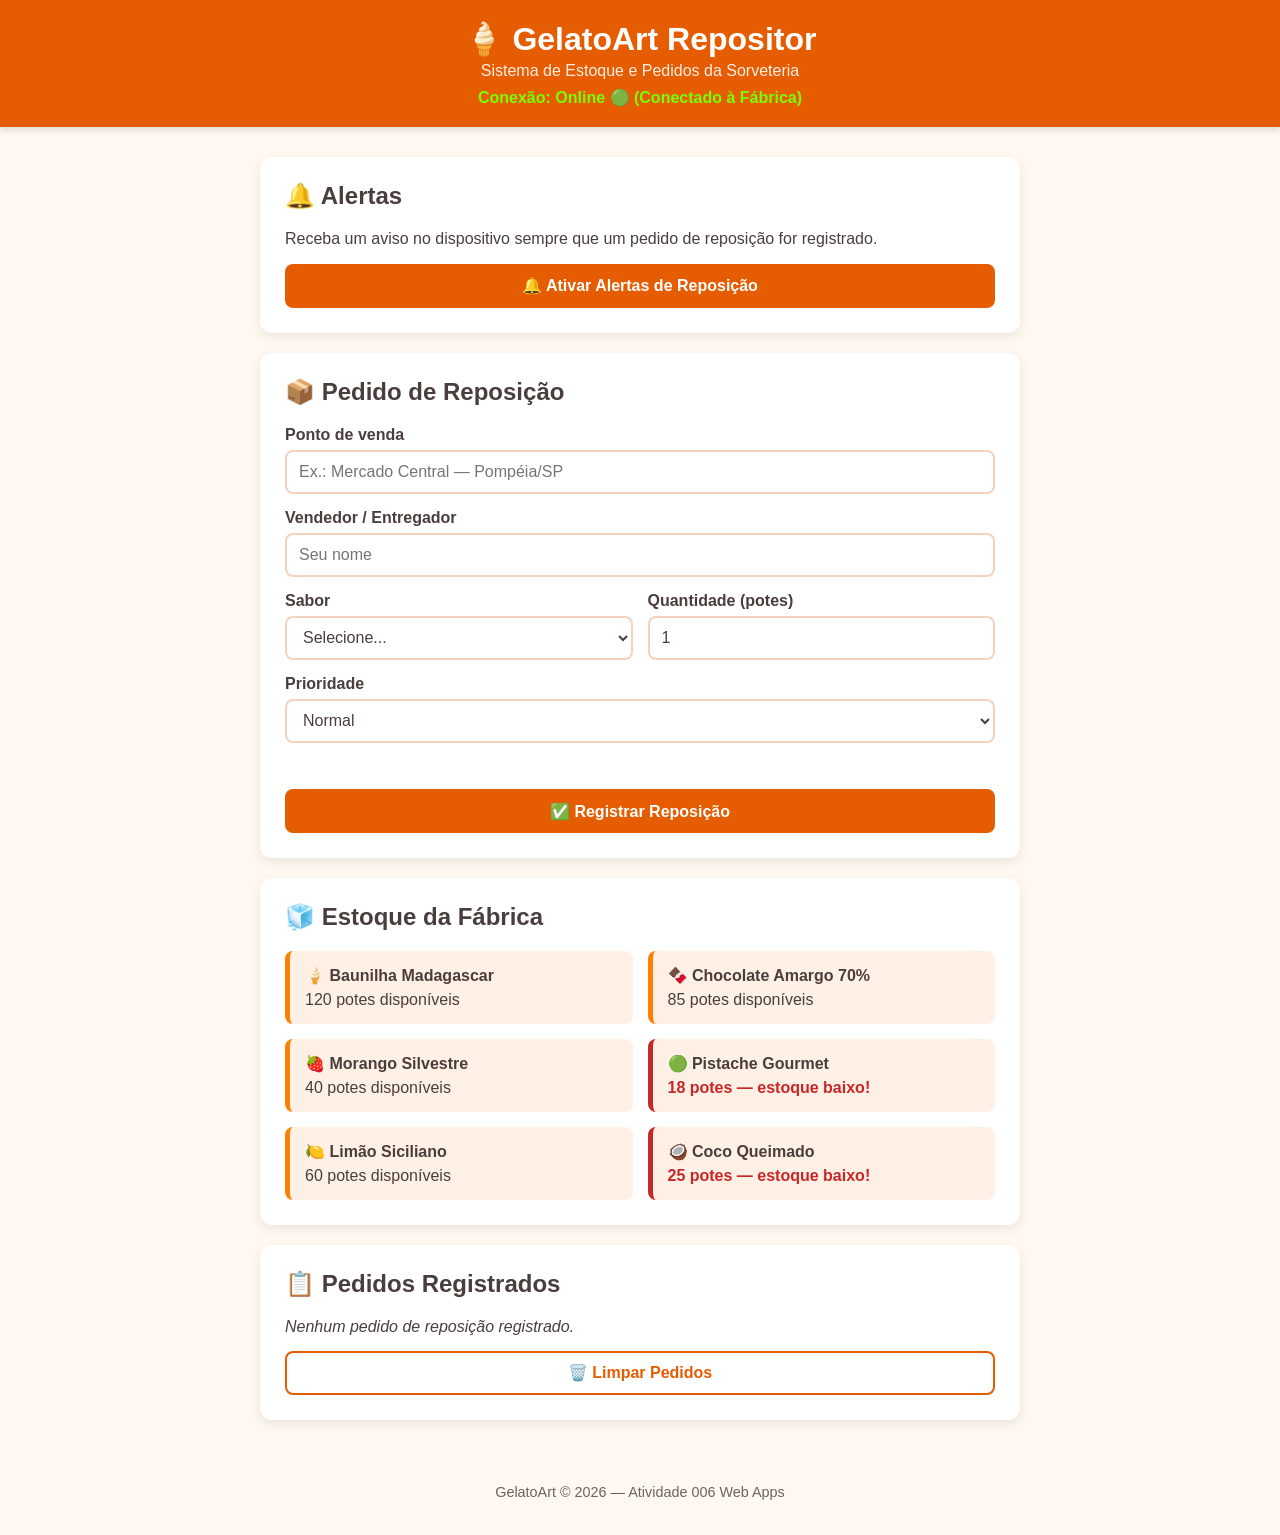
<file: atividade-006-web-apps/atividade-pratica/index.html>
<!DOCTYPE html>
<html lang="pt-br">
<head>
    <meta charset="UTF-8">
    <meta name="viewport" content="width=device-width, initial-scale=1.0">
    <meta name="theme-color" content="#e65c00">
    <meta name="description" content="GelatoArt Repositor — Sistema de Estoque e Pedidos da Sorveteria para vendedores e entregadores de campo.">
    <title>GelatoArt Repositor — Estoque e Pedidos</title>

    <!-- Otimização: resolução antecipada de DNS do servidor de CDN -->
    <link rel="dns-prefetch" href="https://cdn.jsdelivr.net">

    <!-- Otimização: download prioritário da folha de estilo principal -->
    <link rel="preload" href="style.css" as="style">
    <link rel="stylesheet" href="style.css">

    <!-- Manifesto do PWA (instalação na tela inicial) -->
    <link rel="manifest" href="manifest.json">
</head>
<body>

    <header role="banner">
        <h1>🍦 GelatoArt Repositor</h1>
        <p class="subtitulo">Sistema de Estoque e Pedidos da Sorveteria</p>
        <p id="status-conexao" aria-live="polite">Conexão: Verificando...</p>
    </header>

    <main role="main" class="container">

        <!-- Alertas de reposição -->
        <section class="card-sorvete" aria-labelledby="titulo-alertas">
            <h2 id="titulo-alertas">🔔 Alertas</h2>
            <p>Receba um aviso no dispositivo sempre que um pedido de reposição for registrado.</p>
            <button id="btn-notificacao" type="button" class="btn-sorvete min-44">
                🔔 Ativar Alertas de Reposição
            </button>
        </section>

        <!-- Formulário de reposição -->
        <section class="card-sorvete" aria-labelledby="titulo-form">
            <h2 id="titulo-form">📦 Pedido de Reposição</h2>

            <form id="form-reposicao" novalidate>
                <div class="campo">
                    <label for="ponto-venda">Ponto de venda</label>
                    <input id="ponto-venda" name="pontoVenda" type="text" class="min-44"
                           placeholder="Ex.: Mercado Central — Pompéia/SP" required>
                </div>

                <div class="campo">
                    <label for="responsavel">Vendedor / Entregador</label>
                    <input id="responsavel" name="responsavel" type="text" class="min-44"
                           placeholder="Seu nome" required>
                </div>

                <div class="linha">
                    <div class="campo">
                        <label for="sabor">Sabor</label>
                        <select id="sabor" name="sabor" class="min-44" required>
                            <option value="">Selecione...</option>
                        </select>
                    </div>

                    <div class="campo">
                        <label for="quantidade">Quantidade (potes)</label>
                        <input id="quantidade" name="quantidade" type="number" class="min-44"
                               min="1" max="500" step="1" value="1" required>
                    </div>
                </div>

                <div class="campo">
                    <label for="prioridade">Prioridade</label>
                    <select id="prioridade" name="prioridade" class="min-44">
                        <option value="Normal">Normal</option>
                        <option value="Urgente">Urgente</option>
                    </select>
                </div>

                <p id="mensagem-form" class="mensagem" role="status" aria-live="polite"></p>

                <button type="submit" class="btn-sorvete min-44">✅ Registrar Reposição</button>
            </form>
        </section>

        <!-- Estoque -->
        <section class="card-sorvete" aria-labelledby="titulo-estoque">
            <h2 id="titulo-estoque">🧊 Estoque da Fábrica</h2>
            <div id="grade-estoque" class="grade-sabores"></div>
        </section>

        <!-- Pedidos registrados -->
        <section class="card-sorvete" aria-labelledby="titulo-pedidos">
            <h2 id="titulo-pedidos">📋 Pedidos Registrados</h2>
            <ul id="lista-pedidos" class="lista-pedidos"></ul>
            <button id="btn-limpar" type="button" class="btn-secundario min-44">
                🗑️ Limpar Pedidos
            </button>
        </section>
    </main>

    <footer>
        <p>GelatoArt © 2026 — Atividade 006 Web Apps</p>
    </footer>

    <script src="app.js"></script>
</body>
</html>
</file>
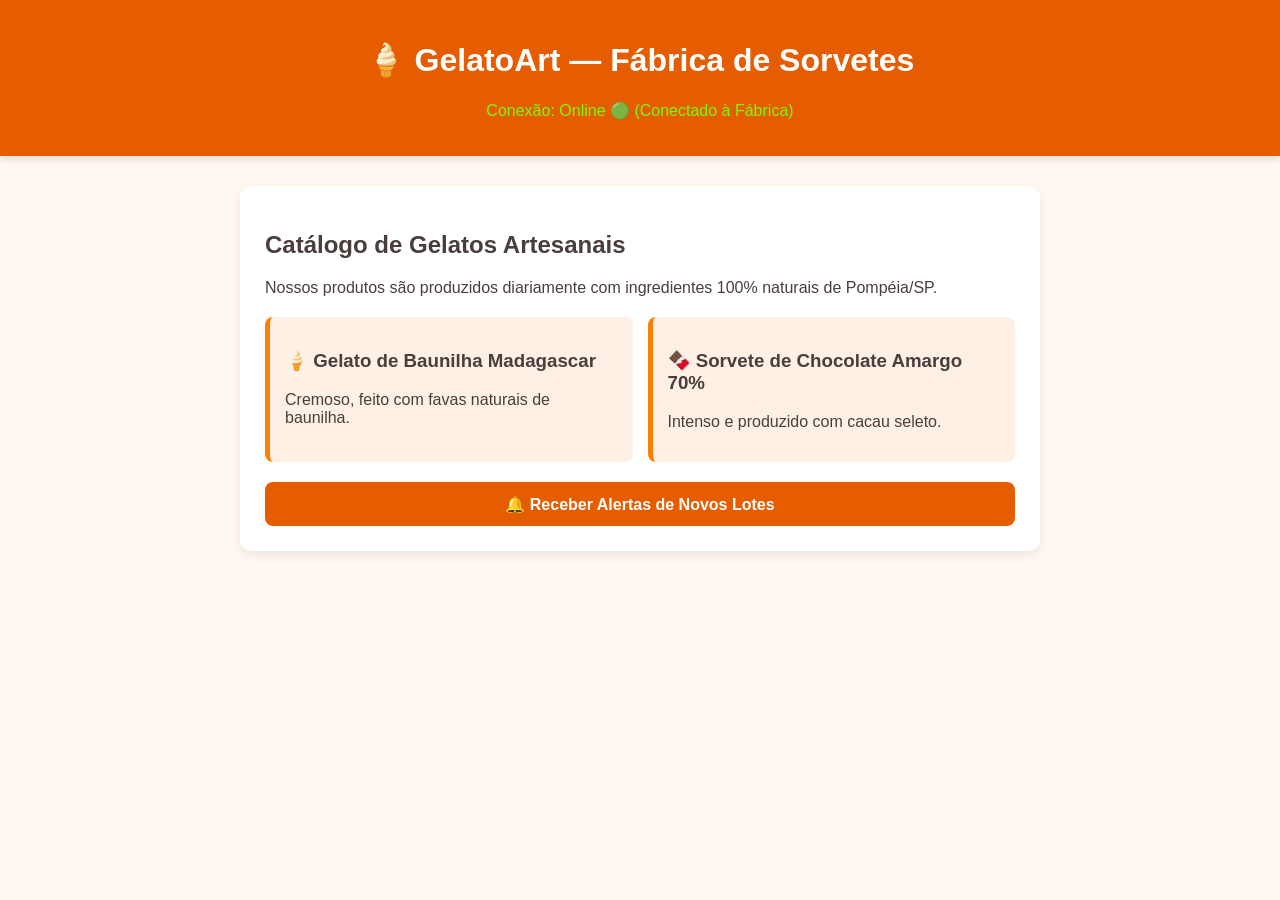
<file: atividade-006-web-apps/exemplo-guiado/index.html>
<!DOCTYPE html>
<html lang="pt-br">
<head>
    <meta charset="UTF-8">
    <meta name="viewport" content="width=device-width, initial-scale=1.0">
    <title>GelatoArt - Fábrica de Sorvetes PWA</title>

    <!-- 5.5.3. DNS-Prefetch para CDN de ícones -->
    <link rel="dns-prefetch" href="https://cdnjs.cloudflare.com">

    <!-- 5.5.1. Preload para a folha de estilo do tema -->
    <link rel="preload" href="style.css" as="style">
    <link rel="stylesheet" href="style.css">

    <!-- 5.5.2. Prefetch para a página de sabores promocionais -->
    <link rel="prefetch" href="promocoes.html">
</head>
<body>

    <header role="banner">
        <h1>🍦 GelatoArt — Fábrica de Sorvetes</h1>
        <p id="status-conexao">Conexão: Verificando...</p>
    </header>

    <main role="main" class="container">
        <section class="card-sorvete">
            <h2>Catálogo de Gelatos Artesanais</h2>
            <p>Nossos produtos são produzidos diariamente com ingredientes 100% naturais de Pompéia/SP.</p>

            <div class="grade-sabores">
                <article class="item-sabor">
                    <h3>🍦 Gelato de Baunilha Madagascar</h3>
                    <p>Cremoso, feito com favas naturais de baunilha.</p>
                </article>
                <article class="item-sabor">
                    <h3>🍫 Sorvete de Chocolate Amargo 70%</h3>
                    <p>Intenso e produzido com cacau seleto.</p>
                </article>
            </div>

            <button id="btn-notificacao" class="btn-sorvete min-44">
                🔔 Receber Alertas de Novos Lotes
            </button>
        </section>
    </main>

    <script src="app.js"></script>
</body>
</html>
</file>
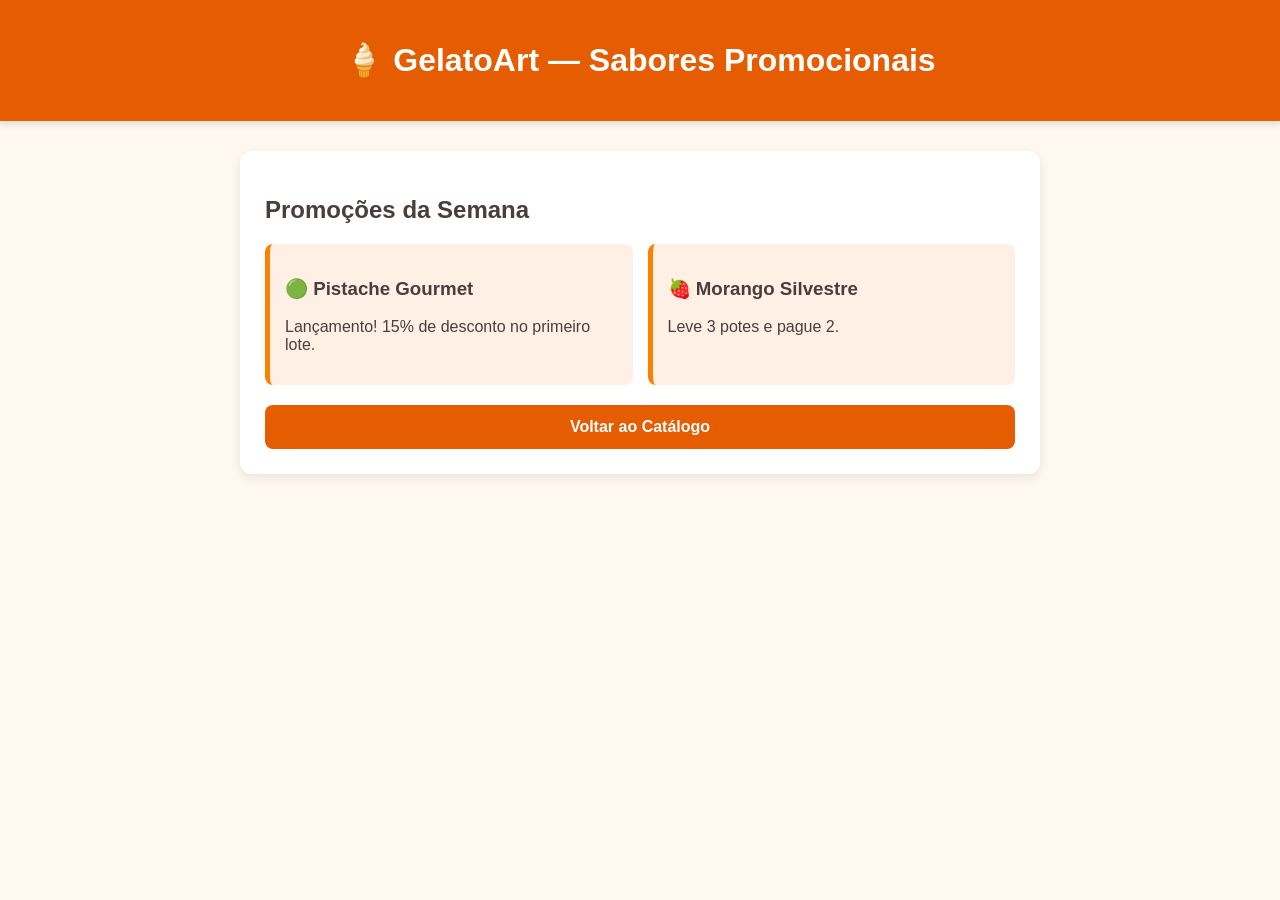
<file: atividade-006-web-apps/exemplo-guiado/promocoes.html>
<!DOCTYPE html>
<html lang="pt-br">
<head>
    <meta charset="UTF-8">
    <meta name="viewport" content="width=device-width, initial-scale=1.0">
    <title>GelatoArt - Promoções</title>
    <link rel="stylesheet" href="style.css">
</head>
<body>
    <header role="banner">
        <h1>🍦 GelatoArt — Sabores Promocionais</h1>
    </header>

    <main role="main" class="container">
        <section class="card-sorvete">
            <h2>Promoções da Semana</h2>
            <div class="grade-sabores">
                <article class="item-sabor">
                    <h3>🟢 Pistache Gourmet</h3>
                    <p>Lançamento! 15% de desconto no primeiro lote.</p>
                </article>
                <article class="item-sabor">
                    <h3>🍓 Morango Silvestre</h3>
                    <p>Leve 3 potes e pague 2.</p>
                </article>
            </div>
            <a href="index.html" class="btn-sorvete min-44" style="display:flex;align-items:center;justify-content:center;text-decoration:none;">
                Voltar ao Catálogo
            </a>
        </section>
    </main>
</body>
</html>
</file>
<file: atividade-006-web-apps/atividade-pratica/style.css>
/* ===== Paleta temática da sorveteria (laranja e tons quentes) ===== */
:root {
    --laranja: #e65c00;
    --laranja-claro: #ff8000;
    --creme: #fff8f0;
    --pessego: #fff0e5;
    --texto: #4a3e3d;
    --sucesso: #2e7d32;
    --erro: #c62828;
}

* {
    box-sizing: border-box;
}

body {
    font-family: 'Segoe UI', Tahoma, Geneva, Verdana, sans-serif;
    background-color: var(--creme);
    margin: 0;
    padding: 0;
    color: var(--texto);
}

header {
    background-color: var(--laranja);
    color: white;
    text-align: center;
    padding: 20px;
    box-shadow: 0 4px 6px rgba(0, 0, 0, 0.1);
}

header h1 {
    margin: 0 0 4px;
}

.subtitulo {
    margin: 0 0 8px;
    opacity: 0.9;
}

#status-conexao {
    margin: 0;
    font-weight: bold;
}

.container {
    max-width: 800px;
    margin: 30px auto;
    padding: 0 20px;
    display: grid;
    gap: 20px;
}

.card-sorvete {
    background: white;
    border-radius: 12px;
    padding: 25px;
    box-shadow: 0 4px 12px rgba(0, 0, 0, 0.08);
}

.card-sorvete h2 {
    margin-top: 0;
}

/* ===== Formulário ===== */
.campo {
    display: flex;
    flex-direction: column;
    gap: 6px;
    margin-bottom: 15px;
    flex: 1;
}

.linha {
    display: flex;
    gap: 15px;
}

label {
    font-weight: bold;
}

input,
select {
    font-size: 1rem;
    padding: 8px 12px;
    border: 2px solid #f3d3bd;
    border-radius: 8px;
    background: white;
    color: var(--texto);
    width: 100%;
}

input:focus,
select:focus,
button:focus-visible {
    outline: 3px solid var(--laranja-claro);
    outline-offset: 2px;
}

.mensagem {
    min-height: 1.2em;
    margin: 0 0 12px;
    font-weight: bold;
}

.mensagem.sucesso { color: var(--sucesso); }
.mensagem.erro { color: var(--erro); }

/* ===== Estoque ===== */
.grade-sabores {
    display: grid;
    grid-template-columns: 1fr 1fr;
    gap: 15px;
}

.item-sabor {
    background: var(--pessego);
    padding: 15px;
    border-radius: 8px;
    border-left: 5px solid var(--laranja-claro);
}

.item-sabor h3 {
    margin: 0 0 6px;
    font-size: 1rem;
}

.item-sabor p {
    margin: 0;
}

.item-sabor.baixo {
    border-left-color: var(--erro);
}

.item-sabor.baixo p {
    color: var(--erro);
    font-weight: bold;
}

/* ===== Pedidos ===== */
.lista-pedidos {
    list-style: none;
    padding: 0;
    margin: 0 0 15px;
    display: grid;
    gap: 10px;
}

.lista-pedidos li {
    background: var(--pessego);
    border-radius: 8px;
    padding: 12px 15px;
    border-left: 5px solid var(--laranja-claro);
}

.lista-pedidos li.urgente {
    border-left-color: var(--erro);
}

.lista-pedidos .vazio {
    background: none;
    border: none;
    padding: 0;
    font-style: italic;
}

.lista-pedidos small {
    display: block;
    opacity: 0.8;
    margin-top: 4px;
}

/* ===== Botões ===== */
.btn-sorvete {
    background-color: var(--laranja);
    color: white;
    border: none;
    width: 100%;
    font-weight: bold;
    font-size: 1rem;
    border-radius: 8px;
    cursor: pointer;
    transition: background-color 0.2s;
}

.btn-sorvete:hover {
    background-color: #cc5200;
}

.btn-secundario {
    background: white;
    color: var(--laranja);
    border: 2px solid var(--laranja);
    width: 100%;
    font-weight: bold;
    font-size: 1rem;
    border-radius: 8px;
    cursor: pointer;
}

footer {
    text-align: center;
    padding: 20px;
    font-size: 0.9rem;
    opacity: 0.8;
}

/* Usabilidade Móvel (garantia de 44px de altura mínima para toque) */
.min-44 {
    min-height: 44px;
}

/* ===== Responsividade ===== */
@media (max-width: 560px) {
    .grade-sabores {
        grid-template-columns: 1fr;
    }

    .linha {
        flex-direction: column;
        gap: 0;
    }
}
</file>
<file: atividade-006-web-apps/exemplo-guiado/style.css>
body {
    font-family: 'Segoe UI', Tahoma, Geneva, Verdana, sans-serif;
    background-color: #fff8f0;
    margin: 0;
    padding: 0;
    color: #4a3e3d;
}

header {
    background-color: #e65c00;
    color: white;
    text-align: center;
    padding: 20px;
    box-shadow: 0 4px 6px rgba(0, 0, 0, 0.1);
}

.container {
    max-width: 800px;
    margin: 30px auto;
    padding: 0 20px;
}

.card-sorvete {
    background: white;
    border-radius: 12px;
    padding: 25px;
    box-shadow: 0 4px 12px rgba(0, 0, 0, 0.08);
}

.grade-sabores {
    display: grid;
    grid-template-columns: 1fr 1fr;
    gap: 15px;
    margin: 20px 0;
}

.item-sabor {
    background: #fff0e5;
    padding: 15px;
    border-radius: 8px;
    border-left: 5px solid #ff8000;
}

.btn-sorvete {
    background-color: #e65c00;
    color: white;
    border: none;
    width: 100%;
    font-weight: bold;
    font-size: 1rem;
    border-radius: 8px;
    cursor: pointer;
}

/* Usabilidade Móvel (Garantia de 44px de altura mínima) */
.min-44 {
    min-height: 44px;
}
</file>
